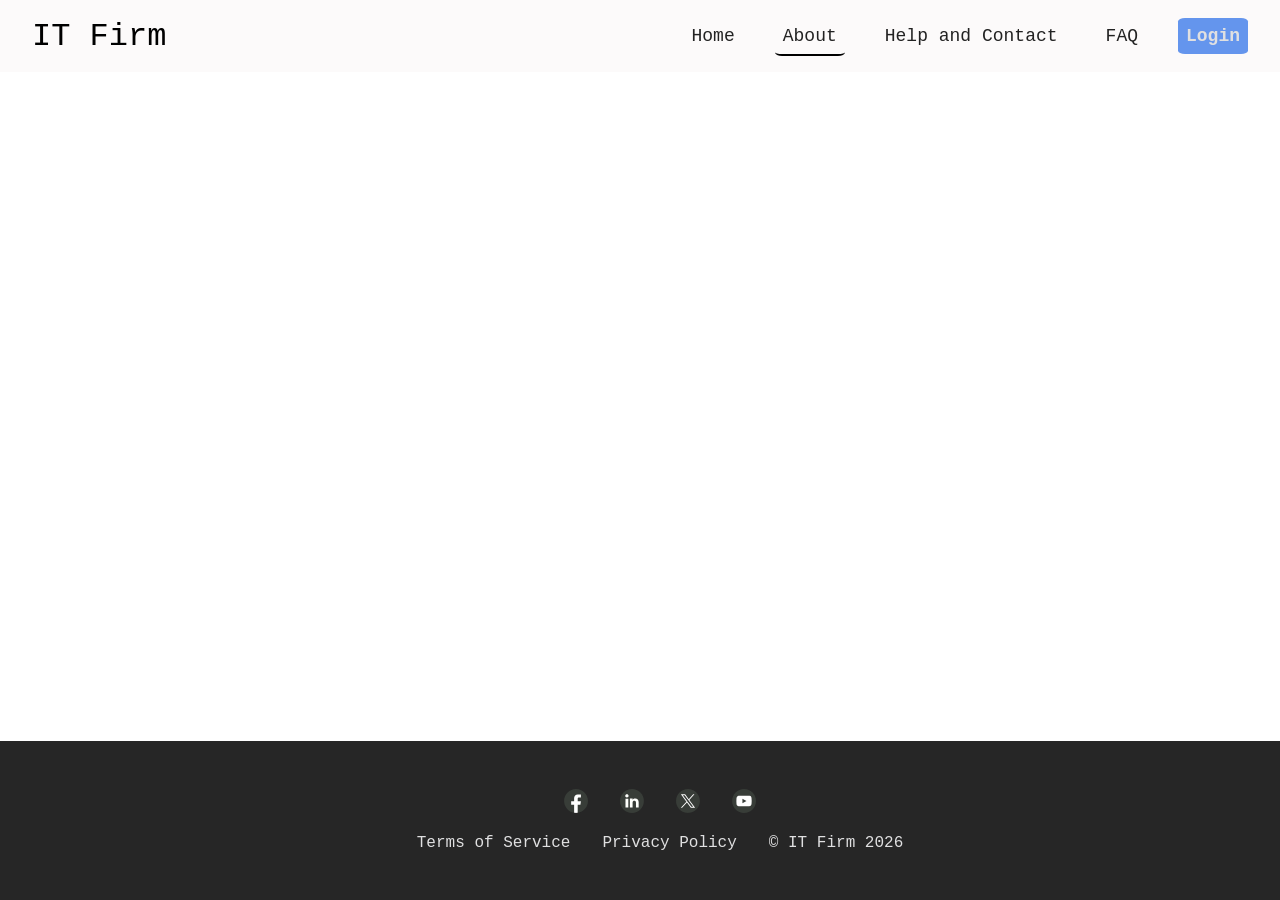
<file: about.html>
<!DOCTYPE html>
<html lang="en">

<head>
    <meta charset="UTF-8">
    <meta name="viewport" content="width=device-width, initial-scale=1.0">
    <title>IT Firm Website</title>
    <link rel="stylesheet" href="assets/css/styles.css">
 </head>

<body>
    <header>
        <div class="navbarCompanyLogo">IT Firm</div>
        <div class="navbarLinks">
            <ul>
                <li><a href="index.html">Home</a></li>
                <li><a href="about.html" aria-current="page">About</a></li>
                <li><a href="contact.html">Help and Contact</a></li>
                <li><a href="faq.html">FAQ</a></li>
                <li class="loginButton"><a href="login.html">Login</a></li>
            </ul>
        </div>
    </header>

    <main>

    </main>

    <footer>
        <div class="footerSocialMediaIcons">
            <ul>
                <li><a href=""><img src="assets/images/facebook_logo.svg" alt="Company Facebook Account Link"></a></li>
                <li><a href=""><img src="assets/images/linkedin_logo.svg" alt="Company LinkedIn Account Link"></a></li>
                <li><a href=""><img src="assets/images/x_logo.svg" alt="Company X Account Link"></a></li>
                <li><a href=""><img src="assets/images/youtube_logo.svg" alt="Company Youtube Account Link"></a></li>
            </ul>
        </div>
        <div class="footerLinks">
            <ul>
                <li><a href="">Terms of Service</a></li>
                <li><a href="">Privacy Policy</a></li>
                <li><a href="">&copy; IT Firm <span id="copyrightYear"></span></a></li>
            </ul>
        </div>
    </footer>
    <script src="assets/scripts/script.js"></script>
</body>

</html>
</file>
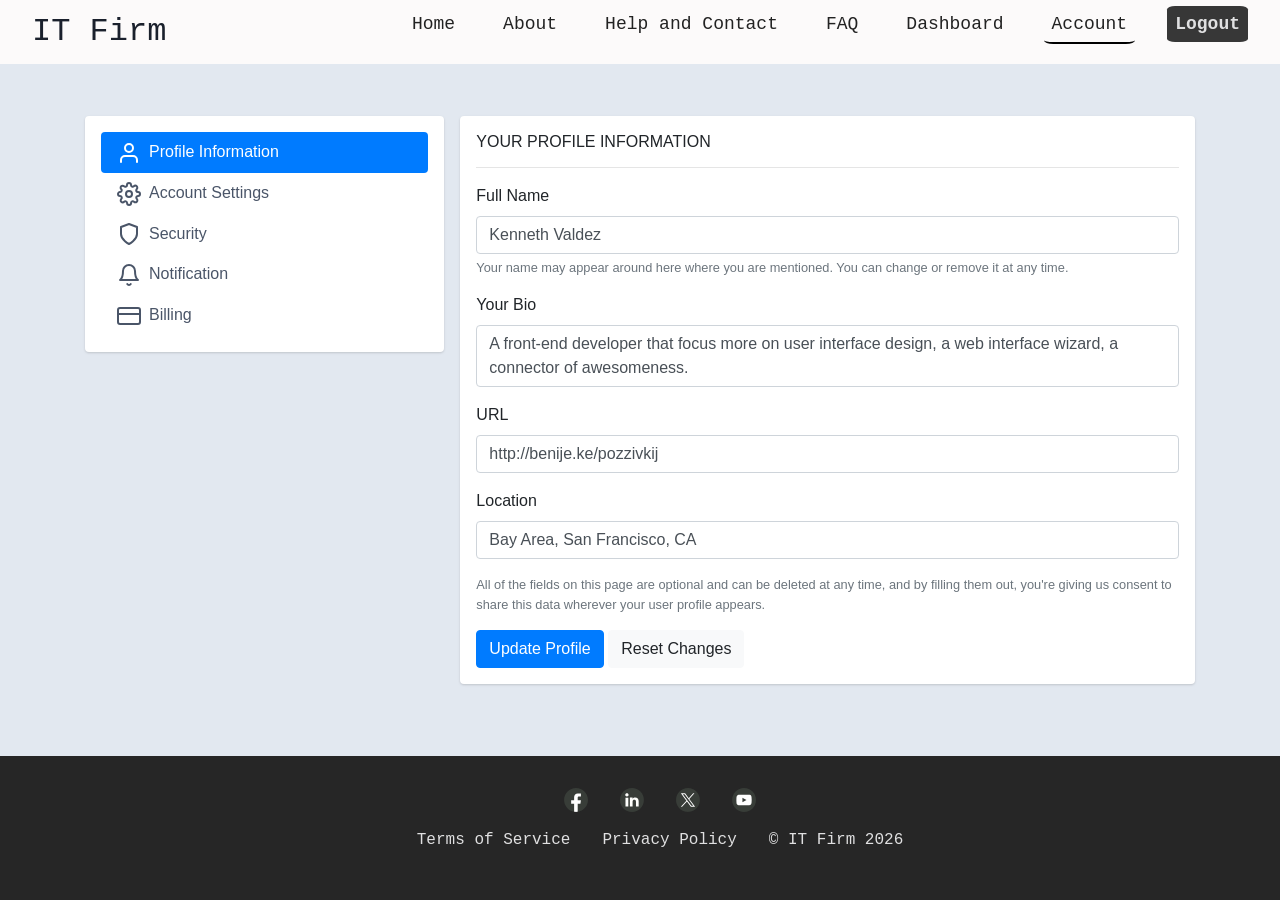
<file: account.html>
<!DOCTYPE html>
<html lang="en">

<head>
    <meta charset="UTF-8">
    <meta name="viewport" content="width=device-width, initial-scale=1.0">
    <title>IT Firm Website</title>
    <link rel="stylesheet" href="https://cdn.jsdelivr.net/npm/bootstrap@4.4.1/dist/css/bootstrap.min.css">
    <link rel="stylesheet" href="assets/css/styles.css">
    <link rel="stylesheet" href="assets/css/account_styles.css">
</head>

<body>
    <header>
        <div class="navbarCompanyLogo">IT Firm</div>
        <div class="navbarLinks">
            <ul class="navLinks">
                <li><a href="index.html">Home</a></li>
                <li><a href="about.html">About</a></li>
                <li><a href="contact.html">Help and Contact</a></li>
                <li><a href="faq.html">FAQ</a></li>
                <!-- Make a divider here in CSS -->

                <li><a href="dashboard.html">Dashboard</a></li>
                <li><a href="account.html" aria-current="page">Account</a></li>
                <li class="logoutButton"><a href="index.html">Logout</a></li>

            </ul>
        </div>
    </header>

    <main>
        <div class="container">
            <!-- Breadcrumb -->
             <!--
            <nav aria-label="breadcrumb" class="main-breadcrumb">
            <ol class="breadcrumb">
                <li class="breadcrumb-item"><a href="index.html">Home</a></li>
                <li class="breadcrumb-item"><a href="javascript:void(0)">User</a></li>
                <li class="breadcrumb-item active" aria-current="page">Profile Settings</li>
            </ol>
            </nav>
            -->
            <!-- /Breadcrumb -->

            <div class="row gutters-sm">
            <div class="col-md-4 d-none d-md-block">
                <div class="card">
                <div class="card-body">
                    <nav class="nav flex-column nav-pills nav-gap-y-1">
                    <a href="#profile" data-toggle="tab" class="nav-item nav-link has-icon nav-link-faded active">
                        <svg xmlns="http://www.w3.org/2000/svg" width="24" height="24" viewBox="0 0 24 24" fill="none" stroke="currentColor" stroke-width="2" stroke-linecap="round" stroke-linejoin="round" class="feather feather-user mr-2"><path d="M20 21v-2a4 4 0 0 0-4-4H8a4 4 0 0 0-4 4v2"></path><circle cx="12" cy="7" r="4"></circle></svg>Profile Information
                    </a>
                    <a href="#account" data-toggle="tab" class="nav-item nav-link has-icon nav-link-faded">
                        <svg xmlns="http://www.w3.org/2000/svg" width="24" height="24" viewBox="0 0 24 24" fill="none" stroke="currentColor" stroke-width="2" stroke-linecap="round" stroke-linejoin="round" class="feather feather-settings mr-2"><circle cx="12" cy="12" r="3"></circle><path d="M19.4 15a1.65 1.65 0 0 0 .33 1.82l.06.06a2 2 0 0 1 0 2.83 2 2 0 0 1-2.83 0l-.06-.06a1.65 1.65 0 0 0-1.82-.33 1.65 1.65 0 0 0-1 1.51V21a2 2 0 0 1-2 2 2 2 0 0 1-2-2v-.09A1.65 1.65 0 0 0 9 19.4a1.65 1.65 0 0 0-1.82.33l-.06.06a2 2 0 0 1-2.83 0 2 2 0 0 1 0-2.83l.06-.06a1.65 1.65 0 0 0 .33-1.82 1.65 1.65 0 0 0-1.51-1H3a2 2 0 0 1-2-2 2 2 0 0 1 2-2h.09A1.65 1.65 0 0 0 4.6 9a1.65 1.65 0 0 0-.33-1.82l-.06-.06a2 2 0 0 1 0-2.83 2 2 0 0 1 2.83 0l.06.06a1.65 1.65 0 0 0 1.82.33H9a1.65 1.65 0 0 0 1-1.51V3a2 2 0 0 1 2-2 2 2 0 0 1 2 2v.09a1.65 1.65 0 0 0 1 1.51 1.65 1.65 0 0 0 1.82-.33l.06-.06a2 2 0 0 1 2.83 0 2 2 0 0 1 0 2.83l-.06.06a1.65 1.65 0 0 0-.33 1.82V9a1.65 1.65 0 0 0 1.51 1H21a2 2 0 0 1 2 2 2 2 0 0 1-2 2h-.09a1.65 1.65 0 0 0-1.51 1z"></path></svg>Account Settings
                    </a>
                    <a href="#security" data-toggle="tab" class="nav-item nav-link has-icon nav-link-faded">
                        <svg xmlns="http://www.w3.org/2000/svg" width="24" height="24" viewBox="0 0 24 24" fill="none" stroke="currentColor" stroke-width="2" stroke-linecap="round" stroke-linejoin="round" class="feather feather-shield mr-2"><path d="M12 22s8-4 8-10V5l-8-3-8 3v7c0 6 8 10 8 10z"></path></svg>Security
                    </a>
                    <a href="#notification" data-toggle="tab" class="nav-item nav-link has-icon nav-link-faded">
                        <svg xmlns="http://www.w3.org/2000/svg" width="24" height="24" viewBox="0 0 24 24" fill="none" stroke="currentColor" stroke-width="2" stroke-linecap="round" stroke-linejoin="round" class="feather feather-bell mr-2"><path d="M18 8A6 6 0 0 0 6 8c0 7-3 9-3 9h18s-3-2-3-9"></path><path d="M13.73 21a2 2 0 0 1-3.46 0"></path></svg>Notification
                    </a>
                    <a href="#billing" data-toggle="tab" class="nav-item nav-link has-icon nav-link-faded">
                        <svg xmlns="http://www.w3.org/2000/svg" width="24" height="24" viewBox="0 0 24 24" fill="none" stroke="currentColor" stroke-width="2" stroke-linecap="round" stroke-linejoin="round" class="feather feather-credit-card mr-2"><rect x="1" y="4" width="22" height="16" rx="2" ry="2"></rect><line x1="1" y1="10" x2="23" y2="10"></line></svg>Billing
                    </a>
                    </nav>
                </div>
                </div>
            </div>
            <div class="col-md-8">
                <div class="card">
                <div class="card-header border-bottom mb-3 d-flex d-md-none">
                    <ul class="nav nav-tabs card-header-tabs nav-gap-x-1" role="tablist">
                    <li class="nav-item">
                        <a href="#profile" data-toggle="tab" class="nav-link has-icon active"><svg xmlns="http://www.w3.org/2000/svg" width="24" height="24" viewBox="0 0 24 24" fill="none" stroke="currentColor" stroke-width="2" stroke-linecap="round" stroke-linejoin="round" class="feather feather-user"><path d="M20 21v-2a4 4 0 0 0-4-4H8a4 4 0 0 0-4 4v2"></path><circle cx="12" cy="7" r="4"></circle></svg></a>
                    </li>
                    <li class="nav-item">
                        <a href="#account" data-toggle="tab" class="nav-link has-icon"><svg xmlns="http://www.w3.org/2000/svg" width="24" height="24" viewBox="0 0 24 24" fill="none" stroke="currentColor" stroke-width="2" stroke-linecap="round" stroke-linejoin="round" class="feather feather-settings"><circle cx="12" cy="12" r="3"></circle><path d="M19.4 15a1.65 1.65 0 0 0 .33 1.82l.06.06a2 2 0 0 1 0 2.83 2 2 0 0 1-2.83 0l-.06-.06a1.65 1.65 0 0 0-1.82-.33 1.65 1.65 0 0 0-1 1.51V21a2 2 0 0 1-2 2 2 2 0 0 1-2-2v-.09A1.65 1.65 0 0 0 9 19.4a1.65 1.65 0 0 0-1.82.33l-.06.06a2 2 0 0 1-2.83 0 2 2 0 0 1 0-2.83l.06-.06a1.65 1.65 0 0 0 .33-1.82 1.65 1.65 0 0 0-1.51-1H3a2 2 0 0 1-2-2 2 2 0 0 1 2-2h.09A1.65 1.65 0 0 0 4.6 9a1.65 1.65 0 0 0-.33-1.82l-.06-.06a2 2 0 0 1 0-2.83 2 2 0 0 1 2.83 0l.06.06a1.65 1.65 0 0 0 1.82.33H9a1.65 1.65 0 0 0 1-1.51V3a2 2 0 0 1 2-2 2 2 0 0 1 2 2v.09a1.65 1.65 0 0 0 1 1.51 1.65 1.65 0 0 0 1.82-.33l.06-.06a2 2 0 0 1 2.83 0 2 2 0 0 1 0 2.83l-.06.06a1.65 1.65 0 0 0-.33 1.82V9a1.65 1.65 0 0 0 1.51 1H21a2 2 0 0 1 2 2 2 2 0 0 1-2 2h-.09a1.65 1.65 0 0 0-1.51 1z"></path></svg></a>
                    </li>
                    <li class="nav-item">
                        <a href="#security" data-toggle="tab" class="nav-link has-icon"><svg xmlns="http://www.w3.org/2000/svg" width="24" height="24" viewBox="0 0 24 24" fill="none" stroke="currentColor" stroke-width="2" stroke-linecap="round" stroke-linejoin="round" class="feather feather-shield"><path d="M12 22s8-4 8-10V5l-8-3-8 3v7c0 6 8 10 8 10z"></path></svg></a>
                    </li>
                    <li class="nav-item">
                        <a href="#notification" data-toggle="tab" class="nav-link has-icon"><svg xmlns="http://www.w3.org/2000/svg" width="24" height="24" viewBox="0 0 24 24" fill="none" stroke="currentColor" stroke-width="2" stroke-linecap="round" stroke-linejoin="round" class="feather feather-bell"><path d="M18 8A6 6 0 0 0 6 8c0 7-3 9-3 9h18s-3-2-3-9"></path><path d="M13.73 21a2 2 0 0 1-3.46 0"></path></svg></a>
                    </li>
                    <li class="nav-item">
                        <a href="#billing" data-toggle="tab" class="nav-link has-icon"><svg xmlns="http://www.w3.org/2000/svg" width="24" height="24" viewBox="0 0 24 24" fill="none" stroke="currentColor" stroke-width="2" stroke-linecap="round" stroke-linejoin="round" class="feather feather-credit-card"><rect x="1" y="4" width="22" height="16" rx="2" ry="2"></rect><line x1="1" y1="10" x2="23" y2="10"></line></svg></a>
                    </li>
                    </ul>
                </div>
                <div class="card-body tab-content">
                    <div class="tab-pane active" id="profile">
                    <h6>YOUR PROFILE INFORMATION</h6>
                    <hr>
                    <form>
                        <div class="form-group">
                        <label for="fullName">Full Name</label>
                        <input type="text" class="form-control" id="fullName" aria-describedby="fullNameHelp" placeholder="Enter your fullname" value="Kenneth Valdez">
                        <small id="fullNameHelp" class="form-text text-muted">Your name may appear around here where you are mentioned. You can change or remove it at any time.</small>
                        </div>
                        <div class="form-group">
                        <label for="bio">Your Bio</label>
                        <textarea class="form-control autosize" id="bio" placeholder="Write something about you" style="overflow: hidden; overflow-wrap: break-word; resize: none; height: 62px;">A front-end developer that focus more on user interface design, a web interface wizard, a connector of awesomeness.</textarea>
                        </div>
                        <div class="form-group">
                        <label for="url">URL</label>
                        <input type="text" class="form-control" id="url" placeholder="Enter your website address" value="http://benije.ke/pozzivkij">
                        </div>
                        <div class="form-group">
                        <label for="location">Location</label>
                        <input type="text" class="form-control" id="location" placeholder="Enter your location" value="Bay Area, San Francisco, CA">
                        </div>
                        <div class="form-group small text-muted">
                        All of the fields on this page are optional and can be deleted at any time, and by filling them out, you're giving us consent to share this data wherever your user profile appears.
                        </div>
                        <button type="button" class="btn btn-primary">Update Profile</button>
                        <button type="reset" class="btn btn-light">Reset Changes</button>
                    </form>
                    </div>
                    <div class="tab-pane" id="account">
                    <h6>ACCOUNT SETTINGS</h6>
                    <hr>
                    <form>
                        <div class="form-group">
                        <label for="username">Username</label>
                        <input type="text" class="form-control" id="username" aria-describedby="usernameHelp" placeholder="Enter your username" value="kennethvaldez">
                        <small id="usernameHelp" class="form-text text-muted">After changing your username, your old username becomes available for anyone else to claim.</small>
                        </div>
                        <hr>
                        <div class="form-group">
                        <label class="d-block text-danger">Delete Account</label>
                        <p class="text-muted font-size-sm">Once you delete your account, there is no going back. Please be certain.</p>
                        </div>
                        <button class="btn btn-danger" type="button">Delete Account</button>
                    </form>
                    </div>
                    <div class="tab-pane" id="security">
                    <h6>SECURITY SETTINGS</h6>
                    <hr>
                    <form>
                        <div class="form-group">
                        <label class="d-block">Change Password</label>
                        <input type="text" class="form-control" placeholder="Enter your old password">
                        <input type="text" class="form-control mt-1" placeholder="New password">
                        <input type="text" class="form-control mt-1" placeholder="Confirm new password">
                        </div>
                    </form>
                    <hr>
                    <form>
                        <div class="form-group">
                        <label class="d-block">Two Factor Authentication</label>
                        <button class="btn btn-info" type="button">Enable two-factor authentication</button>
                        <p class="small text-muted mt-2">Two-factor authentication adds an additional layer of security to your account by requiring more than just a password to log in.</p>
                        </div>
                    </form>
                    <hr>
                    <form>
                        <div class="form-group mb-0">
                        <label class="d-block">Sessions</label>
                        <p class="font-size-sm text-secondary">This is a list of devices that have logged into your account. Revoke any sessions that you do not recognize.</p>
                        <ul class="list-group list-group-sm">
                            <li class="list-group-item has-icon">
                            <div>
                                <h6 class="mb-0">San Francisco City 190.24.335.55</h6>
                                <small class="text-muted">Your current session seen in United States</small>
                            </div>
                            <button class="btn btn-light btn-sm ml-auto" type="button">More info</button>
                            </li>
                        </ul>
                        </div>
                    </form>
                    </div>
                    <div class="tab-pane" id="notification">
                    <h6>NOTIFICATION SETTINGS</h6>
                    <hr>
                    <form>
                        <div class="form-group">
                        <label class="d-block mb-0">Security Alerts</label>
                        <div class="small text-muted mb-3">Receive security alert notifications via email</div>
                        <div class="custom-control custom-checkbox">
                            <input type="checkbox" class="custom-control-input" id="customCheck1" checked="">
                            <label class="custom-control-label" for="customCheck1">Email each time a vulnerability is found</label>
                        </div>
                        <div class="custom-control custom-checkbox">
                            <input type="checkbox" class="custom-control-input" id="customCheck2" checked="">
                            <label class="custom-control-label" for="customCheck2">Email a digest summary of vulnerability</label>
                        </div>
                        </div>
                        <div class="form-group mb-0">
                        <label class="d-block">SMS Notifications</label>
                        <ul class="list-group list-group-sm">
                            <li class="list-group-item has-icon">
                            Comments
                            <div class="custom-control custom-control-nolabel custom-switch ml-auto">
                                <input type="checkbox" class="custom-control-input" id="customSwitch1" checked="">
                                <label class="custom-control-label" for="customSwitch1"></label>
                            </div>
                            </li>
                            <li class="list-group-item has-icon">
                            Updates From People
                            <div class="custom-control custom-control-nolabel custom-switch ml-auto">
                                <input type="checkbox" class="custom-control-input" id="customSwitch2">
                                <label class="custom-control-label" for="customSwitch2"></label>
                            </div>
                            </li>
                            <li class="list-group-item has-icon">
                            Reminders
                            <div class="custom-control custom-control-nolabel custom-switch ml-auto">
                                <input type="checkbox" class="custom-control-input" id="customSwitch3" checked="">
                                <label class="custom-control-label" for="customSwitch3"></label>
                            </div>
                            </li>
                            <li class="list-group-item has-icon">
                            Events
                            <div class="custom-control custom-control-nolabel custom-switch ml-auto">
                                <input type="checkbox" class="custom-control-input" id="customSwitch4" checked="">
                                <label class="custom-control-label" for="customSwitch4"></label>
                            </div>
                            </li>
                            <li class="list-group-item has-icon">
                            Pages You Follow
                            <div class="custom-control custom-control-nolabel custom-switch ml-auto">
                                <input type="checkbox" class="custom-control-input" id="customSwitch5">
                                <label class="custom-control-label" for="customSwitch5"></label>
                            </div>
                            </li>
                        </ul>
                        </div>
                    </form>
                    </div>
                    <div class="tab-pane" id="billing">
                    <h6>BILLING SETTINGS</h6>
                    <hr>
                    <form>
                        <div class="form-group">
                        <label class="d-block mb-0">Payment Method</label>
                        <div class="small text-muted mb-3">You have not added a payment method</div>
                        <button class="btn btn-info" type="button">Add Payment Method</button>
                        </div>
                        <div class="form-group mb-0">
                        <label class="d-block">Payment History</label>
                        <div class="border border-gray-500 bg-gray-200 p-3 text-center font-size-sm">You have not made any payment.</div>
                        </div>
                    </form>
                    </div>
                </div>
                </div>
            </div>
            </div>

        </div>
                <script src="https://code.jquery.com/jquery-1.10.2.min.js"></script>
                <script src="https://cdn.jsdelivr.net/npm/bootstrap@4.4.1/dist/js/bootstrap.bundle.min.js"></script>
                
    </main>

    <footer>
        <div class="footerSocialMediaIcons">
            <ul>
                <li><a href=""><img src="assets/images/facebook_logo.svg" alt="Company Facebook Account Link"></a></li>
                <li><a href=""><img src="assets/images/linkedin_logo.svg" alt="Company LinkedIn Account Link"></a></li>
                <li><a href=""><img src="assets/images/x_logo.svg" alt="Company X Account Link"></a></li>
                <li><a href=""><img src="assets/images/youtube_logo.svg" alt="Company Youtube Account Link"></a></li>
            </ul>
        </div>
        <div class="footerLinks">
            <ul>
                <li><a href="">Terms of Service</a></li>
                <li><a href="">Privacy Policy</a></li>
                <li><a href="">&copy; IT Firm <span id="copyrightYear"></span></a></li>
            </ul>
        </div>
    </footer>
    <script src="assets/scripts/script.js"></script>
</body>

</html>
</file>
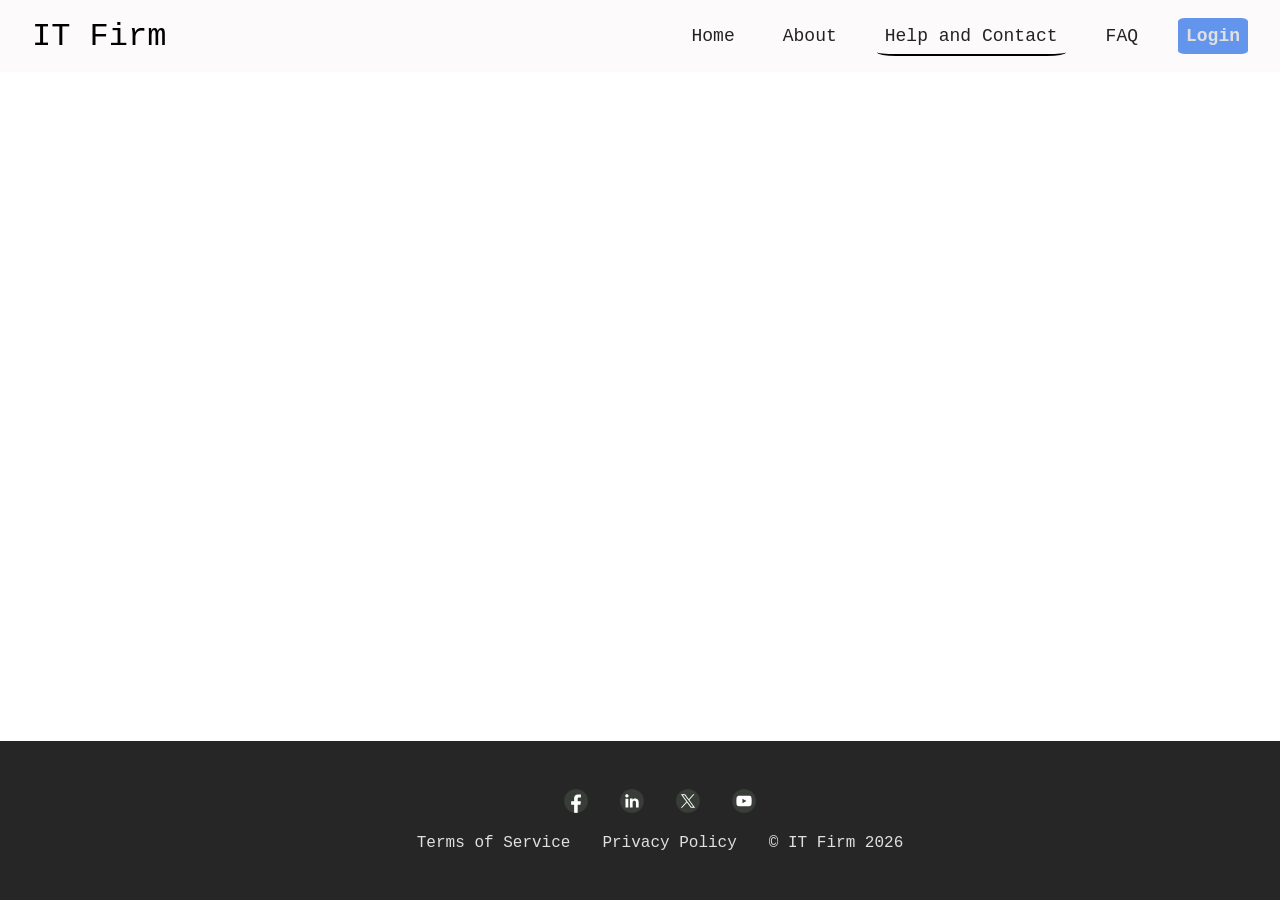
<file: contact.html>
<!DOCTYPE html>
<html lang="en">

<head>
    <meta charset="UTF-8">
    <meta name="viewport" content="width=device-width, initial-scale=1.0">
    <title>IT Firm Website</title>
    <link rel="stylesheet" href="assets/css/styles.css">
</head>

<body>
    <header>
        <div class="navbarCompanyLogo">IT Firm</div>
        <div class="navbarLinks">
            <ul>
                <li><a href="index.html">Home</a></li>
                <li><a href="about.html">About</a></li>
                <li><a href="contact.html" aria-current="page">Help and Contact</a></li>
                <li><a href="faq.html">FAQ</a></li>
                <li class="loginButton"><a href="login.html">Login</a></li>
            </ul>
        </div>
    </header>

    <main>

    </main>

    <footer>
        <div class="footerSocialMediaIcons">
            <ul>
                <li><a href=""><img src="assets/images/facebook_logo.svg" alt="Company Facebook Account Link"></a></li>
                <li><a href=""><img src="assets/images/linkedin_logo.svg" alt="Company LinkedIn Account Link"></a></li>
                <li><a href=""><img src="assets/images/x_logo.svg" alt="Company X Account Link"></a></li>
                <li><a href=""><img src="assets/images/youtube_logo.svg" alt="Company Youtube Account Link"></a></li>
            </ul>
        </div>
        <div class="footerLinks">
            <ul>
                <li><a href="">Terms of Service</a></li>
                <li><a href="">Privacy Policy</a></li>
                <li><a href="">&copy; IT Firm <span id="copyrightYear"></span></a></li>
            </ul>
        </div>
    </footer>
    <script src="assets/scripts/script.js"></script>
</body>

</html>
</file>
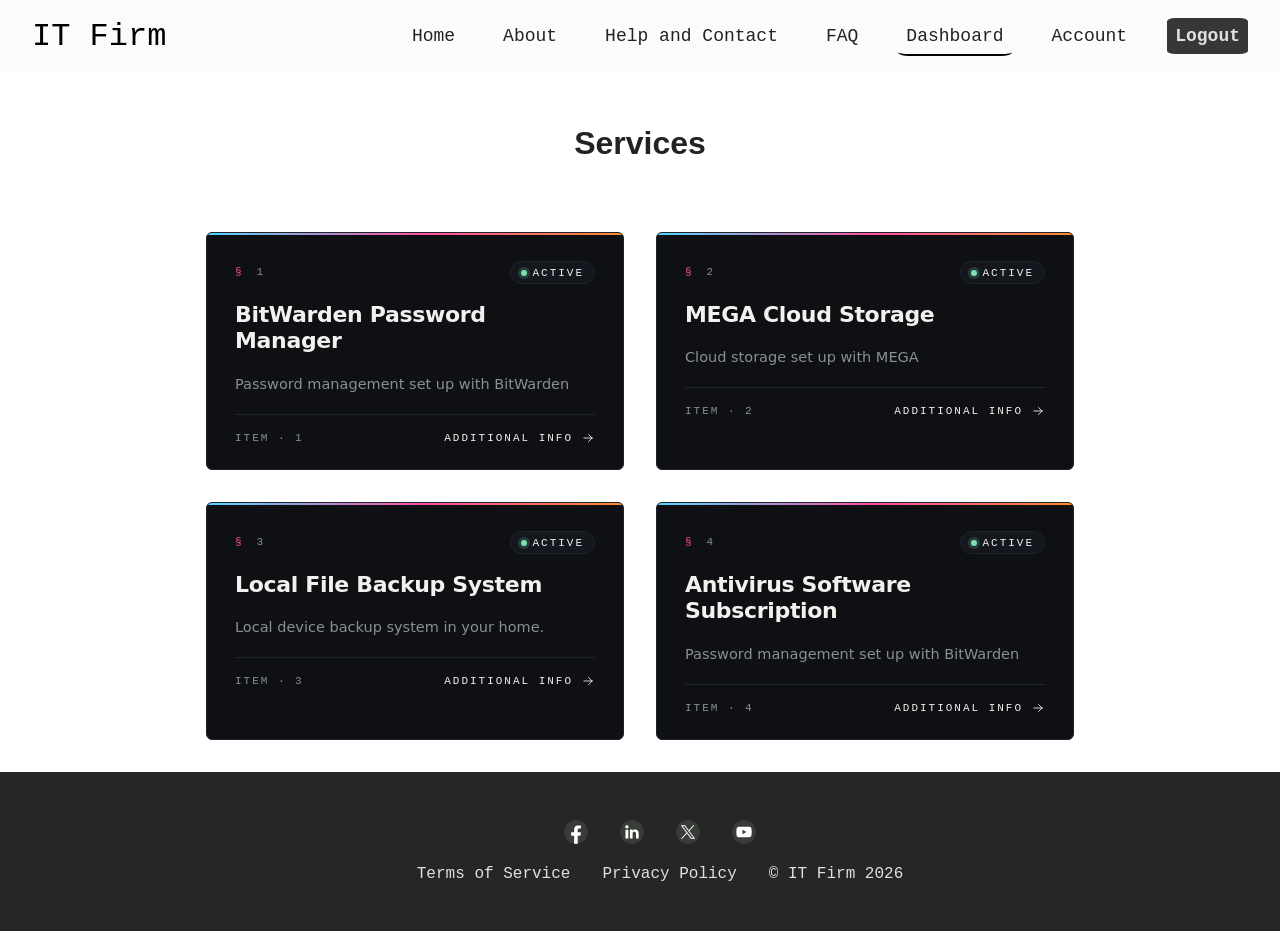
<file: dashboard.html>
<!DOCTYPE html>
<html lang="en">

<head>
    <meta charset="UTF-8">
    <meta name="viewport" content="width=device-width, initial-scale=1.0">
    <title>IT Firm Website</title>
    <link rel="stylesheet" href="assets/css/styles.css">
    <link rel="stylesheet" href="assets/css/dashboard_styles.css">
</head>

<body>
    <header>
        <div class="navbarCompanyLogo">IT Firm</div>
        <div class="navbarLinks">
            <ul>
                <li><a href="index.html">Home</a></li>
                <li><a href="about.html">About</a></li>
                <li><a href="contact.html">Help and Contact</a></li>
                <li><a href="faq.html">FAQ</a></li>
                <!-- Make a divider here in CSS -->

                <li><a href="dashboard.html" aria-current="page">Dashboard</a></li>
                <li><a href="account.html">Account</a></li>
                <li class="logoutButton"><a href="index.html">Logout</a></li>

            </ul>
        </div>
    </header>

    <main>
        <h1>Services</h1>
        <div class="services-list">
            <!-- From Uiverse.io by uiverse-astronaut -->
            <article class="aether-brief">
                <span class="aether-brief__ribbon" aria-hidden="true"></span>
                <div class="aether-brief__head">
                    <span class="aether-brief__index"><em class="aether-brief__sym">§</em> 1</span>
                    <span class="aether-brief__chip">
                        <span class="aether-brief__dot" aria-hidden="true"></span>
                        Active
                    </span>
                </div>
                <h3 class="aether-brief__title">
                    <span>BitWarden</span> Password Manager
                </h3>
                <p class="aether-brief__body">
                    Password management set up with BitWarden
                </p>
                <div class="aether-brief__foot">
                    <span class="aether-brief__meta">Item · 1</span>
                    <button class="aether-brief__link" type="button">
                        Additional Info
                        <svg xmlns="http://www.w3.org/2000/svg" width="14" height="14" viewBox="0 0 24 24" fill="none"
                            stroke="currentColor" stroke-width="2" stroke-linecap="round" stroke-linejoin="round"
                            aria-hidden="true">
                            <path d="M5 12l14 0"></path>
                            <path d="M13 18l6 -6"></path>
                            <path d="M13 6l6 6"></path>
                        </svg>
                    </button>
                </div>
            </article>
            <article class="aether-brief">
                <span class="aether-brief__ribbon" aria-hidden="true"></span>
                <div class="aether-brief__head">
                    <span class="aether-brief__index"><em class="aether-brief__sym">§</em> 2</span>
                    <span class="aether-brief__chip">
                        <span class="aether-brief__dot" aria-hidden="true"></span>
                        Active
                    </span>
                </div>
                <h3 class="aether-brief__title">
                    <span>MEGA</span> Cloud Storage
                </h3>
                <p class="aether-brief__body">
                    Cloud storage set up with MEGA
                </p>
                <div class="aether-brief__foot">
                    <span class="aether-brief__meta">Item · 2</span>
                    <button class="aether-brief__link" type="button">
                        Additional Info
                        <svg xmlns="http://www.w3.org/2000/svg" width="14" height="14" viewBox="0 0 24 24" fill="none"
                            stroke="currentColor" stroke-width="2" stroke-linecap="round" stroke-linejoin="round"
                            aria-hidden="true">
                            <path d="M5 12l14 0"></path>
                            <path d="M13 18l6 -6"></path>
                            <path d="M13 6l6 6"></path>
                        </svg>
                    </button>
                </div>
            </article>
            <article class="aether-brief">
                <span class="aether-brief__ribbon" aria-hidden="true"></span>
                <div class="aether-brief__head">
                    <span class="aether-brief__index"><em class="aether-brief__sym">§</em> 3</span>
                    <span class="aether-brief__chip">
                        <span class="aether-brief__dot" aria-hidden="true"></span>
                        Active
                    </span>
                </div>
                <h3 class="aether-brief__title">
                    Local File Backup System
                </h3>
                <p class="aether-brief__body">
                    Local device backup system in your home.
                </p>
                <div class="aether-brief__foot">
                    <span class="aether-brief__meta">Item · 3</span>
                    <button class="aether-brief__link" type="button">
                        Additional Info
                        <svg xmlns="http://www.w3.org/2000/svg" width="14" height="14" viewBox="0 0 24 24" fill="none"
                            stroke="currentColor" stroke-width="2" stroke-linecap="round" stroke-linejoin="round"
                            aria-hidden="true">
                            <path d="M5 12l14 0"></path>
                            <path d="M13 18l6 -6"></path>
                            <path d="M13 6l6 6"></path>
                        </svg>
                    </button>
                </div>
            </article>
            <article class="aether-brief">
                <span class="aether-brief__ribbon" aria-hidden="true"></span>
                <div class="aether-brief__head">
                    <span class="aether-brief__index"><em class="aether-brief__sym">§</em> 4</span>
                    <span class="aether-brief__chip">
                        <span class="aether-brief__dot" aria-hidden="true"></span>
                        Active
                    </span>
                </div>
                <h3 class="aether-brief__title">
                    <span>Antivirus</span> Software Subscription
                </h3>
                <p class="aether-brief__body">
                    Password management set up with BitWarden
                </p>
                <div class="aether-brief__foot">
                    <span class="aether-brief__meta">Item · 4</span>
                    <button class="aether-brief__link" type="button">
                        Additional Info
                        <svg xmlns="http://www.w3.org/2000/svg" width="14" height="14" viewBox="0 0 24 24" fill="none"
                            stroke="currentColor" stroke-width="2" stroke-linecap="round" stroke-linejoin="round"
                            aria-hidden="true">
                            <path d="M5 12l14 0"></path>
                            <path d="M13 18l6 -6"></path>
                            <path d="M13 6l6 6"></path>
                        </svg>
                    </button>
                </div>
            </article>

        </div>

    </main>

    <footer>
        <div class="footerSocialMediaIcons">
            <ul>
                <li><a href=""><img src="assets/images/facebook_logo.svg" alt="Company Facebook Account Link"></a></li>
                <li><a href=""><img src="assets/images/linkedin_logo.svg" alt="Company LinkedIn Account Link"></a></li>
                <li><a href=""><img src="assets/images/x_logo.svg" alt="Company X Account Link"></a></li>
                <li><a href=""><img src="assets/images/youtube_logo.svg" alt="Company Youtube Account Link"></a></li>
            </ul>
        </div>
        <div class="footerLinks">
            <ul>
                <li><a href="">Terms of Service</a></li>
                <li><a href="">Privacy Policy</a></li>
                <li><a href="">&copy; IT Firm <span id="copyrightYear"></span></a></li>
            </ul>
        </div>
    </footer>
    <script src="assets/scripts/script.js"></script>
</body>

</html>
</file>
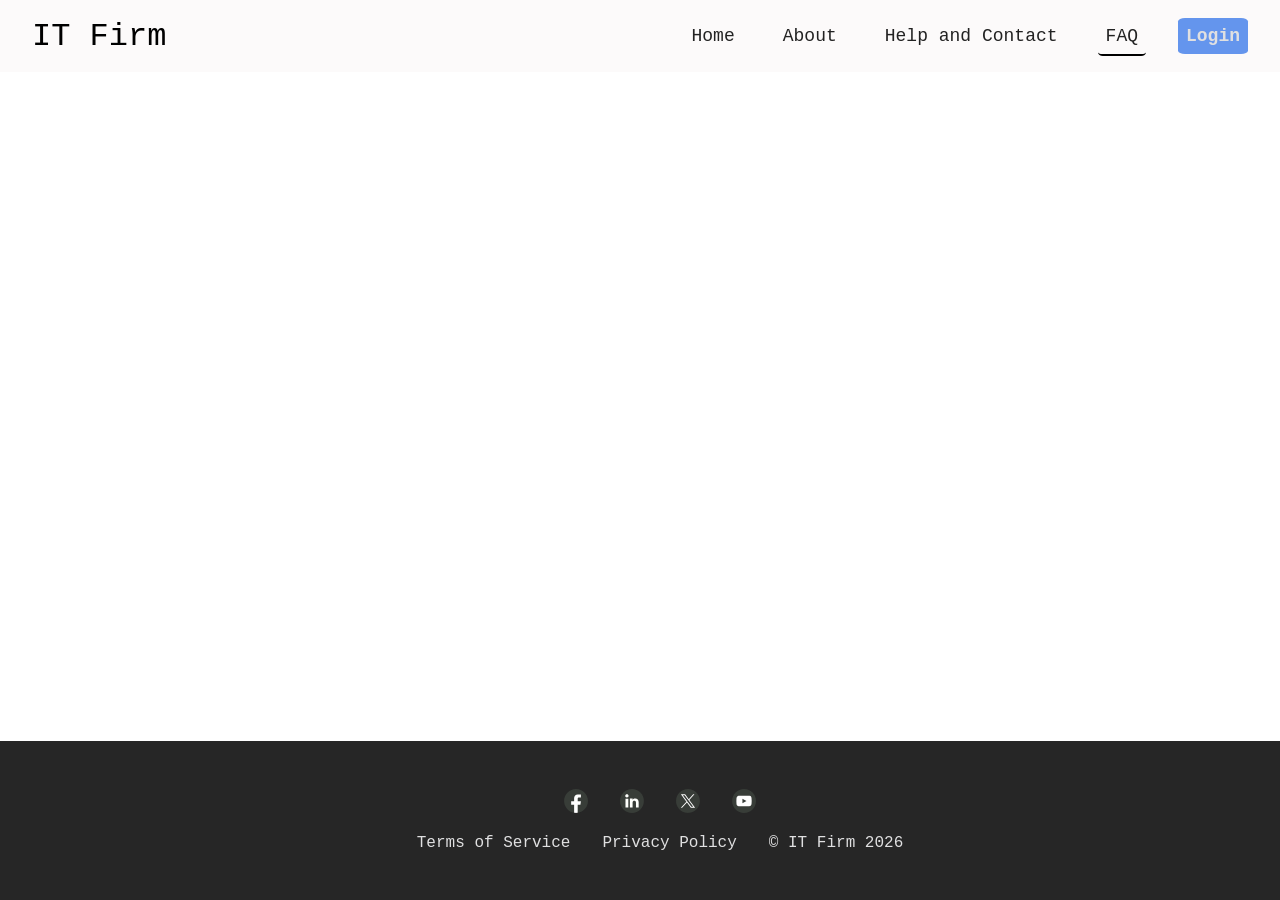
<file: faq.html>
<!DOCTYPE html>
<html lang="en">

<head>
    <meta charset="UTF-8">
    <meta name="viewport" content="width=device-width, initial-scale=1.0">
    <title>IT Firm Website</title>
    <link rel="stylesheet" href="assets/css/styles.css">
</head>

<body>
    <header>
        <div class="navbarCompanyLogo">IT Firm</div>
        <div class="navbarLinks">
            <ul>
                <li><a href="index.html">Home</a></li>
                <li><a href="about.html">About</a></li>
                <li><a href="contact.html">Help and Contact</a></li>
                <li><a href="faq.html" aria-current="page">FAQ</a></li>
                <li class="loginButton"><a href="login.html">Login</a></li>
            </ul>
        </div>
    </header>

    <main>

    </main>

    <footer>
        <div class="footerSocialMediaIcons">
            <ul>
                <li><a href=""><img src="assets/images/facebook_logo.svg" alt="Company Facebook Account Link"></a></li>
                <li><a href=""><img src="assets/images/linkedin_logo.svg" alt="Company LinkedIn Account Link"></a></li>
                <li><a href=""><img src="assets/images/x_logo.svg" alt="Company X Account Link"></a></li>
                <li><a href=""><img src="assets/images/youtube_logo.svg" alt="Company Youtube Account Link"></a></li>
            </ul>
        </div>
        <div class="footerLinks">
            <ul>
                <li><a href="">Terms of Service</a></li>
                <li><a href="">Privacy Policy</a></li>
                <li><a href="">&copy; IT Firm <span id="copyrightYear"></span></a></li>
            </ul>
        </div>
    </footer>
    <script src="assets/scripts/script.js"></script>
</body>

</html>
</file>
<file: assets/css/styles.css>
:root {
  --primary-color: #fcfafa;
  --primary-color-hover: #c7c7c7;
  --primary-header-bg-color: #1c1066;
  --link-ink: #222222;
  --link-ink-footer: #e0e0e1;
}

body {
  margin: 0;
  width: 100%;
  font-family: "Courier New", Courier, monospace;
  min-height: 100vh;
  display: flex;
  flex-direction: column;
}

main {
  /* background-image: var(--primary-footer-bg-color); */
  color: var(--primary-color);
  /* Change the font family for the main section as needed */
  font-family: "Franklin Gothic Medium", "Arial Narrow", Arial, sans-serif;
  /* padding: 3rem; */
  display: flex;
  flex-basis: content;
  flex-grow: 1;
  flex-direction: column;
  align-items: center;
  gap: 3rem;
  padding: 2rem 1rem;
}

main > .travel-inspiration-hero {
  max-width: none;
  align-self: stretch;
  width: auto;
  margin: -2rem -1rem 0;
}

/* Header Navbar */

header {
  position: sticky;
  z-index: 50;
  top: 0;
  padding: 0.5rem 2rem;
  background-color: var(--primary-color);
  display: flex;
  align-items: center;
  flex-flow: wrap;
  justify-content: space-between;
  height: max-content;
  font-size: large;
  font-weight: lighter;
}

.navbarCompanyLogo {
  font-weight: bolder;
  font-size: 2rem;
}

.navbarLinks ul {
  list-style-type: none;
  display: flex;
  flex-flow: wrap;
  align-items: center;
  gap: 2rem;
}

.navbarLinks a {
  text-decoration: none;
  color: var(--link-ink);
  padding: 0.5rem;
  border-radius: 10%;
}

.navbarLinks a:hover {
  background-color: var(--primary-color-hover);
  transition-duration: 500ms;
}

.navbarLinks a[aria-current="page"] {
  border-bottom: 2px solid black;
}

.loginButton a {
  background-color: cornflowerblue;
  padding: 0.5rem;
  border-radius: 10%;
  color: var(--link-ink-footer);
  font-weight: bold;
}

.loginButton a:hover {
  background-color: rgb(148, 177, 232);
  color: var(--link-ink);
}

.logoutButton a {
  background-color: rgb(55, 55, 55);
  padding: 0.5rem;
  border-radius: 10%;
  color: var(--link-ink-footer);
  font-weight: bold;
}

.logoutButton a:hover {
  background-color: darkgray;
  color: var(--link-ink);
}

/* Footer Section */
footer {
  /* left: 0;
    right: 0; */
  /* width: 100%; */
  bottom: 0;
  height: fit-content;
  padding: 2rem;
  background-color: #262626;
}

.footerSocialMediaIcons img {
  width: 24px;
}

footer ul {
  list-style-type: none;
  display: flex;
  justify-content: center;
  justify-items: space-between;
  gap: 2rem;
}

footer a {
  text-decoration: none;
  color: var(--link-ink-footer);
  font-weight: lighter;
}

/* Main Section Default Styling */
main {
  margin: 0;
}
</file>
<file: assets/css/account_styles.css>
body {
  color: #1a202c;
  text-align: left;
  background-color: #e2e8f0;
}
.main-body {
  padding: 15px;
}

.container {
  color: #212529;
  margin-top: 20px;
}

.nav-link {
  color: #4a5568;
}
.card {
  box-shadow:
    0 1px 3px 0 rgba(0, 0, 0, 0.1),
    0 1px 2px 0 rgba(0, 0, 0, 0.06);
}

.card {
  position: relative;
  display: flex;
  flex-direction: column;
  min-width: 0;
  word-wrap: break-word;
  background-color: #fff;
  background-clip: border-box;
  border: 0 solid rgba(0, 0, 0, 0.125);
  border-radius: 0.25rem;
}

.card-body {
  flex: 1 1 auto;
  min-height: 1px;
  padding: 1rem;
}

.gutters-sm {
  margin-right: -8px;
  margin-left: -8px;
}

.gutters-sm > .col,
.gutters-sm > [class*="col-"] {
  padding-right: 8px;
  padding-left: 8px;
}
.mb-3,
.my-3 {
  margin-bottom: 1rem !important;
}

.bg-gray-300 {
  background-color: #e2e8f0;
}
.h-100 {
  height: 100% !important;
}
.shadow-none {
  box-shadow: none !important;
}
</file>
<file: assets/css/dashboard_styles.css>
:root {
  --primary-color: #fcfafa;
  --primary-color-hover: #c7c7c7;
  --primary-header-bg-color: #1c1066;
  --ink: #222222;
  --link-ink-footer: #e0e0e1;
}

main {
    color: var(--ink);
}

.services-list {
    display: flex;
    flex-wrap: wrap;
    gap: 2rem;
    justify-content: center;
}


/* From Uiverse.io by uiverse-astronaut */ 
.aether-brief {
  --aether-ink: #f2f1ee;
  --aether-stratum: #0e1014;
  --aether-strata: #14171d;
  --aether-vapor: #8a8e97;
  --aether-hairline: #1f232b;
  --aether-hairline-strong: #2a2f38;
  --aether-positive: #7ce0b0;
  --aether-magenta: #ff4fa3;
  --aether-grad: linear-gradient(90deg, #4ed8ff 0%, #ff4fa3 52%, #ff8a2a 100%);
  --aether-ease: cubic-bezier(0.2, 0.7, 0.2, 1);

  position: relative;
  display: flex;
  flex-direction: column;
  gap: 18px;
  width: 360px;
  max-width: 100%;
  padding: 28px 28px 24px;
  background: var(--aether-stratum);
  border: 1px solid var(--aether-hairline);
  border-radius: 6px;
  color: var(--aether-ink);
  font-family: "Space Grotesk", system-ui, sans-serif;
  overflow: hidden;
  transition:
    border-color 220ms var(--aether-ease),
    transform 220ms var(--aether-ease);
}
.aether-brief:hover {
  border-color: var(--aether-hairline-strong);
  transform: translateY(-1px);
}
.aether-brief__ribbon {
  position: absolute;
  top: 0;
  left: 0;
  right: 0;
  height: 2px;
  background: var(--aether-grad);
}
.aether-brief__head {
  display: flex;
  align-items: center;
  justify-content: space-between;
  gap: 12px;
}
.aether-brief__index {
  font-family: "JetBrains Mono", ui-monospace, monospace;
  font-weight: 500;
  font-size: 11px;
  letter-spacing: 0.18em;
  text-transform: uppercase;
  color: var(--aether-vapor);
}
.aether-brief__sym {
  margin-right: 0.4em;
  color: var(--aether-magenta);
  font-style: normal;
}
.aether-brief__chip {
  display: inline-flex;
  align-items: center;
  gap: 6px;
  padding: 5px 10px 4px;
  background: var(--aether-strata);
  border: 1px solid var(--aether-hairline);
  border-radius: 999px;
  font-family: "JetBrains Mono", ui-monospace, monospace;
  font-weight: 500;
  font-size: 11px;
  letter-spacing: 0.18em;
  text-transform: uppercase;
  color: var(--aether-ink);
}
.aether-brief__dot {
  width: 6px;
  height: 6px;
  border-radius: 999px;
  background: var(--aether-positive);
  box-shadow: 0 0 0 3px rgba(124, 224, 176, 0.18);
}
.aether-brief__title {
  margin: 0;
  font-family: "Space Grotesk", system-ui, sans-serif;
  font-weight: 600;
  font-size: 22px;
  line-height: 1.2;
  letter-spacing: -0.015em;
  color: var(--aether-ink);
}
.aether-brief__title em {
  font-family: "Instrument Serif", "Times New Roman", Georgia, serif;
  font-style: italic;
  font-weight: 400;
  font-size: 1.08em;
}
.aether-brief__body {
  margin: 0;
  color: var(--aether-vapor);
  font-size: 14.5px;
  line-height: 1.6;
}
.aether-brief__foot {
  display: flex;
  align-items: center;
  justify-content: space-between;
  gap: 12px;
  padding-top: 16px;
  border-top: 1px solid var(--aether-hairline);
}
.aether-brief__meta {
  font-family: "JetBrains Mono", ui-monospace, monospace;
  font-size: 11px;
  letter-spacing: 0.18em;
  text-transform: uppercase;
  color: var(--aether-vapor);
}
.aether-brief__link {
  display: inline-flex;
  align-items: center;
  gap: 8px;
  padding: 0;
  background: transparent;
  border: none;
  color: var(--aether-ink);
  font-family: "JetBrains Mono", ui-monospace, monospace;
  font-weight: 500;
  font-size: 11px;
  letter-spacing: 0.18em;
  text-transform: uppercase;
  cursor: pointer;
  position: relative;
}
.aether-brief__link::after {
  content: "";
  position: absolute;
  left: 0;
  right: 22px;
  bottom: -3px;
  height: 1px;
  background: var(--aether-grad);
  transform: scaleX(0);
  transform-origin: left;
  transition: transform 220ms var(--aether-ease);
}
.aether-brief__link:hover::after {
  transform: scaleX(1);
}
.aether-brief__link svg {
  stroke-width: 1.5;
  transition: transform 220ms var(--aether-ease);
}
.aether-brief__link:hover svg {
  transform: translateX(3px);
}
</file>
